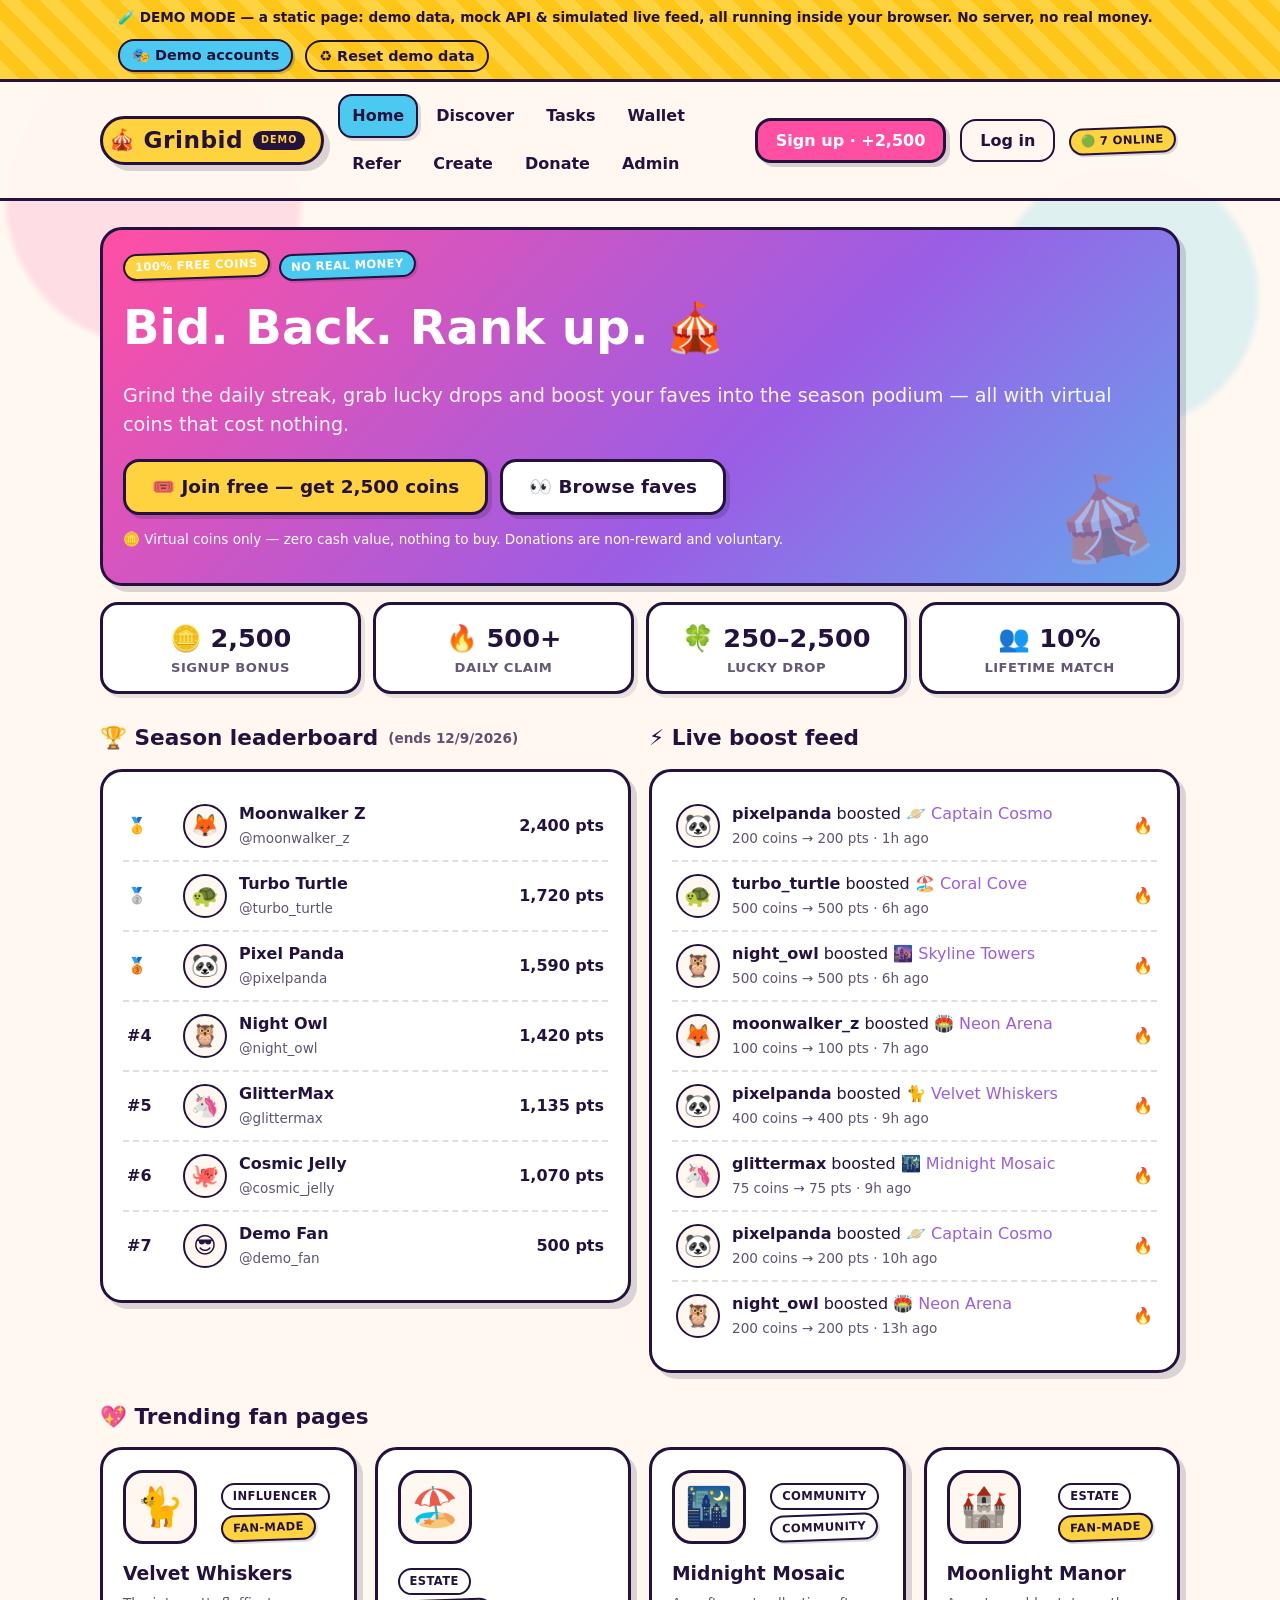
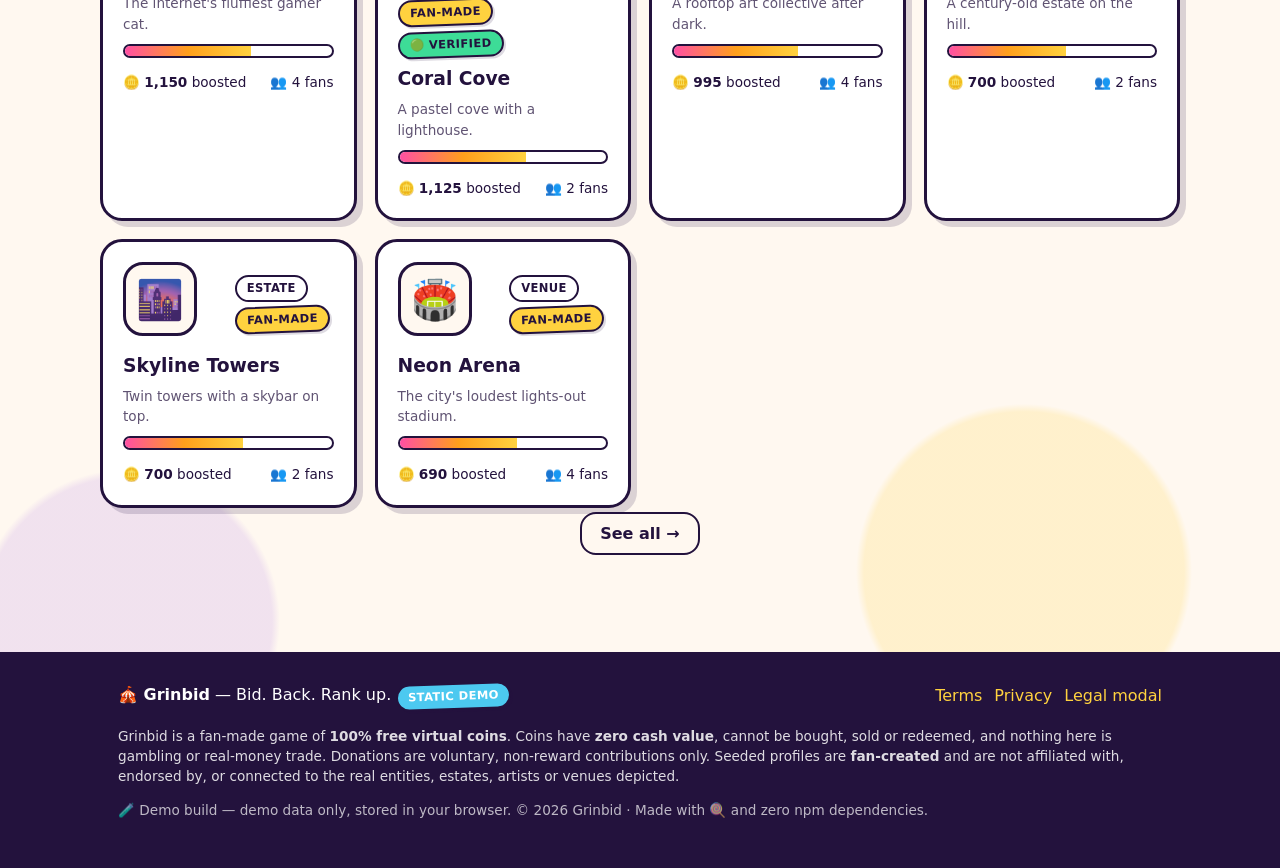
<file: demo/index.html>
<!DOCTYPE html>
<html lang="en">
<head>
  <meta charset="UTF-8">
  <meta name="viewport" content="width=device-width, initial-scale=1.0, viewport-fit=cover">
  <meta name="theme-color" content="#ffd23f">
  <title>Grinbid Demo — Bid. Back. Rank up. (static demo)</title>
  <meta name="description" content="Static demo of Grinbid: a 100% free virtual-coin fan-boost game. Everything runs in your browser on demo data — no server, no real money.">
  <meta name="robots" content="noindex">
  <link rel="icon" href="data:image/svg+xml,<svg xmlns='http://www.w3.org/2000/svg' viewBox='0 0 100 100'><text y='.9em' font-size='90'>🧪</text></svg>">
  <link rel="stylesheet" href="styles.css">
</head>
<body>
  <noscript>
    <div style="max-width:560px;margin:60px auto;padding:20px;border:3px solid #23123d;border-radius:20px;background:#fff8f0">
      <h1>🧪 Grinbid demo needs JavaScript</h1>
      <p>This is a fully client-side static demo — enable JavaScript to explore it. Coins are 100% free virtual coins with zero cash value.</p>
    </div>
  </noscript>
  <div id="app"><p class="center" style="padding:80px 0"><span class="spinner">🎡</span> Warming up the demo carnival…</p></div>

  <!-- demo-data.js : the static demo seed (profiles, tasks, demo users, history)
       demo-api.js : the in-browser mock backend (same routes/economy as the real API)
       app.js      : the SPA (hash routing, 9 screens, modals, confetti, live feed) -->
  <script src="demo-data.js"></script>
  <script src="demo-api.js"></script>
  <script src="app.js"></script>
</body>
</html>
</file>
<file: demo/styles.css>
/* ============================================================
   Grinbid DEMO — playful pop (demo edition of the app theme)
   Bid. Back. Rank up.   100% free virtual coins.
   ============================================================ */

:root {
  --ink: #23123d;
  --paper: #fff8f0;
  --card: #ffffff;
  --pink: #ff4fa3;
  --orange: #ff9f1c;
  --yellow: #ffd23f;
  --mint: #3ddc97;
  --sky: #4cc9f0;
  --purple: #9b5de5;
  --red: #ef476f;
  --line: #23123d;
  --line-w: 3px;
  --radius: 22px;
  --shadow: 6px 6px 0 rgba(35, 18, 61, 0.16);
  --font: 'Baloo 2', 'Trebuchet MS', 'Segoe UI', system-ui, sans-serif;
}

* { box-sizing: border-box; }

html, body {
  margin: 0;
  padding: 0;
  min-height: 100%;
}

body {
  font-family: var(--font);
  color: var(--ink);
  background:
    radial-gradient(circle at 12% 8%, rgba(255, 79, 163, .16) 0 9rem, transparent 9.5rem),
    radial-gradient(circle at 88% 12%, rgba(76, 201, 240, .18) 0 8rem, transparent 8.5rem),
    radial-gradient(circle at 80% 88%, rgba(255, 210, 63, .20) 0 10rem, transparent 10.5rem),
    radial-gradient(circle at 10% 90%, rgba(155, 93, 229, .14) 0 9rem, transparent 9.5rem),
    var(--paper);
  line-height: 1.5;
}

a { color: var(--purple); text-decoration: none; }
a:hover { text-decoration: underline; }

.wrap {
  max-width: 1080px;
  margin: 0 auto;
  padding: 0 18px;
}

/* ---------------- Demo strip ---------------- */
.demo-strip {
  background: repeating-linear-gradient(45deg, #ffd23f, #ffd23f 14px, #ffc61a 14px, #ffc61a 28px);
  border-bottom: var(--line-w) solid var(--line);
  padding: 7px 0;
  font-weight: 700;
}

.demo-strip .btn { padding: 4px 10px; font-size: .8rem; border-width: 2px; box-shadow: 2px 2px 0 rgba(35,18,61,.2); }

.demo-badge {
  background: var(--ink);
  color: var(--yellow);
  font-size: .6rem;
  letter-spacing: 1px;
  text-transform: uppercase;
  border-radius: 999px;
  padding: 2px 8px;
  margin-left: 2px;
}

.sticker.demo-strip-badge {
  background: var(--sky);
  transform: rotate(-2deg);
  display: inline-block;
}

.quick-logins {
  border: 2px dashed var(--line);
  border-radius: 16px;
  padding: 10px 12px;
  margin-bottom: 14px;
  background: #fff;
}
.quick-logins .lbl { font-weight: 800; margin-bottom: 6px; display: block; }
.quick-logins .btn { margin: 2px 4px 2px 0; }

/* ---------------- Header ---------------- */
.topbar {
  position: sticky;
  top: 0;
  z-index: 40;
  background: rgba(255, 248, 240, .92);
  backdrop-filter: blur(8px);
  border-bottom: var(--line-w) solid var(--line);
}

.topbar-inner {
  display: flex;
  align-items: center;
  gap: 14px;
  padding: 12px 0;
  flex-wrap: wrap;
}

.logo {
  font-size: 1.45rem;
  font-weight: 800;
  letter-spacing: .5px;
  display: flex;
  align-items: center;
  gap: 8px;
  color: var(--ink);
  text-decoration: none !important;
  background: var(--yellow);
  border: var(--line-w) solid var(--line);
  border-radius: 999px;
  padding: 4px 16px 4px 6px;
  box-shadow: var(--shadow);
}

.logo .lolly { font-size: 1.3rem; }

.nav {
  display: flex;
  gap: 4px;
  flex: 1;
  flex-wrap: wrap;
}

.nav a {
  color: var(--ink);
  font-weight: 700;
  padding: 8px 12px;
  border-radius: 14px;
  border: 2px solid transparent;
  text-decoration: none !important;
}

.nav a:hover { background: rgba(35, 18, 61, .06); }
.nav a.on {
  background: var(--sky);
  border-color: var(--line);
  box-shadow: 3px 3px 0 rgba(35, 18, 61, .14);
}

.wallet-pill {
  display: flex;
  align-items: center;
  gap: 8px;
  background: var(--mint);
  border: var(--line-w) solid var(--line);
  border-radius: 999px;
  padding: 6px 14px;
  box-shadow: 3px 3px 0 rgba(35, 18, 61, .12);
  font-weight: 800;
  cursor: pointer;
}

.wallet-pill .coin { font-size: 1.15rem; }

.streak-pill {
  background: var(--orange);
  border: var(--line-w) solid var(--line);
  border-radius: 999px;
  padding: 6px 12px;
  font-weight: 800;
  box-shadow: 3px 3px 0 rgba(35, 18, 61, .12);
}

.avatar-chip {
  width: 44px;
  height: 44px;
  border-radius: 50%;
  border: var(--line-w) solid var(--line);
  background: var(--yellow);
  display: grid;
  place-items: center;
  font-size: 1.45rem;
  cursor: pointer;
  box-shadow: 3px 3px 0 rgba(35, 18, 61, .12);
}

.btn {
  font-family: inherit;
  font-size: 1rem;
  font-weight: 800;
  color: var(--ink);
  background: var(--yellow);
  border: var(--line-w) solid var(--line);
  border-radius: 16px;
  padding: 10px 18px;
  cursor: pointer;
  box-shadow: 4px 4px 0 rgba(35, 18, 61, .18);
  transition: transform .06s ease, box-shadow .06s ease;
}

.btn:hover { transform: translate(-1px, -1px); box-shadow: 5px 5px 0 rgba(35, 18, 61, .2); }
.btn:active { transform: translate(3px, 3px); box-shadow: 1px 1px 0 rgba(35, 18, 61, .2); }
.btn:disabled { opacity: .55; cursor: not-allowed; transform: none; }

.btn.pink { background: var(--pink); color: #fff; }
.btn.sky { background: var(--sky); }
.btn.mint { background: var(--mint); }
.btn.purple { background: var(--purple); color: #fff; }
.btn.ghost { background: transparent; box-shadow: none; border-width: 2px; }
.btn.big { font-size: 1.15rem; padding: 14px 26px; }
.btn.small { font-size: .9rem; padding: 6px 12px; }

/* ---------------- Layout ---------------- */
.view { padding: 26px 0 60px; min-height: 60vh; }

.grid {
  display: grid;
  grid-template-columns: repeat(auto-fill, minmax(min(100%, 250px), 1fr));
  gap: 18px;
}

.card {
  background: var(--card);
  border: var(--line-w) solid var(--line);
  border-radius: var(--radius);
  box-shadow: var(--shadow);
  padding: 20px;
  position: relative;
}

.card.hero {
  background: linear-gradient(135deg, var(--pink) 0%, var(--purple) 60%, var(--sky) 120%);
  color: #fff;
  border-color: var(--line);
  overflow: hidden;
}

.card.hero h1 { margin: .2em 0; font-size: clamp(1.9rem, 4vw, 3rem); }
.card.hero .tagline { font-size: 1.2rem; opacity: .95; }

.card.hero::after {
  content: '🎪';
  position: absolute;
  right: 24px;
  bottom: 6px;
  font-size: 5rem;
  opacity: .35;
  transform: rotate(-12deg);
}

.section-title {
  display: flex;
  align-items: center;
  gap: 10px;
  font-size: 1.35rem;
  margin: 28px 0 14px;
  flex-wrap: wrap;
}

.row { display: flex; gap: 12px; align-items: center; flex-wrap: wrap; }
.spread { justify-content: space-between; }
.muted { opacity: .72; font-size: .92rem; }
.small { font-size: .85rem; }
.mt { margin-top: 14px; }
.mb { margin-bottom: 14px; }
.center { text-align: center; }
.right { text-align: right; }

/* ---------------- Profile cards ---------------- */
.profile-card {
  cursor: pointer;
  transition: transform .1s ease;
  text-decoration: none;
  color: var(--ink);
  display: block;
}

.profile-card:hover { transform: translateY(-3px) rotate(-.4deg); }

.profile-emoji {
  width: 74px;
  height: 74px;
  border-radius: 20px;
  border: var(--line-w) solid var(--line);
  display: grid;
  place-items: center;
  font-size: 2.4rem;
  margin-bottom: 10px;
  background: var(--paper);
}

.cat-badge, .sticker {
  display: inline-block;
  font-size: .72rem;
  font-weight: 800;
  letter-spacing: .4px;
  text-transform: uppercase;
  border: 2px solid var(--line);
  border-radius: 999px;
  padding: 3px 10px;
  margin: 2px 4px 2px 0;
}

.sticker { transform: rotate(-2deg); box-shadow: 2px 2px 0 rgba(35,18,61,.15); }
.sticker.fan { background: var(--yellow); }
.sticker.seed { background: var(--sky); }
.sticker.verified { background: var(--mint); }
.sticker.self { background: var(--pink); color: #fff; }

.boost-meter {
  height: 14px;
  border: 2px solid var(--line);
  border-radius: 999px;
  background: #fff;
  overflow: hidden;
  margin-top: 10px;
}

.boost-meter > div {
  height: 100%;
  background: linear-gradient(90deg, var(--pink), var(--orange), var(--yellow));
}

/* ---------------- Lists / rows ---------------- */
.list-row {
  display: flex;
  align-items: center;
  gap: 12px;
  padding: 10px 4px;
  border-bottom: 2px dashed rgba(35, 18, 61, .14);
  flex-wrap: wrap;
}

.list-row:last-child { border-bottom: none; }

.avatar {
  width: 44px;
  height: 44px;
  border-radius: 50%;
  border: 2px solid var(--line);
  display: grid;
  place-items: center;
  font-size: 1.4rem;
  background: var(--paper);
  flex: none;
}

.avatar.big { width: 84px; height: 84px; font-size: 2.6rem; border-width: var(--line-w); }

.tag { font-weight: 800; }

.grow { flex: 1; min-width: 120px; }

/* ---------------- Forms ---------------- */
label.field { display: block; margin-bottom: 12px; font-weight: 700; }
label.field span.lbl { display: block; margin-bottom: 5px; }

input, select, textarea {
  font-family: inherit;
  font-size: 1rem;
  padding: 11px 14px;
  border: var(--line-w) solid var(--line);
  border-radius: 14px;
  background: #fff;
  color: var(--ink);
  width: 100%;
}

input:focus, select:focus, textarea:focus {
  outline: 3px solid var(--sky);
  outline-offset: 1px;
}

textarea { min-height: 110px; resize: vertical; }

code {
  background: var(--paper);
  border: 2px solid var(--line);
  border-radius: 8px;
  padding: 2px 8px;
  font-weight: 800;
}

.emoji-picker {
  display: grid;
  grid-template-columns: repeat(8, 1fr);
  gap: 6px;
}

.emoji-picker button {
  font-size: 1.5rem;
  padding: 8px 0;
  border: 2px solid var(--line);
  border-radius: 12px;
  background: #fff;
  cursor: pointer;
}

.emoji-picker button.sel { background: var(--pink); }

.amount-chips { display: flex; gap: 10px; flex-wrap: wrap; }
.amount-chips button {
  font-weight: 800;
  font-size: 1.05rem;
  border: var(--line-w) solid var(--line);
  border-radius: 14px;
  padding: 10px 16px;
  background: #fff;
  cursor: pointer;
  box-shadow: 3px 3px 0 rgba(35,18,61,.12);
}
.amount-chips button.sel { background: var(--mint); }

/* ---------------- Badges / strip ---------------- */
.notice {
  border: var(--line-w) solid var(--line);
  border-radius: 16px;
  padding: 12px 16px;
  background: var(--yellow);
  font-weight: 600;
  margin: 10px 0;
}

.notice.legal { background: var(--sky); }
.notice.donate { background: var(--orange); }
.notice.danger { background: var(--red); color: #fff; }

.card.danger { background: #ffe3ea; }

.stripe {
  display: grid;
  grid-template-columns: repeat(auto-fit, minmax(min(100%, 160px), 1fr));
  gap: 12px;
  margin-top: 16px;
}

.stat {
  background: #fff;
  border: var(--line-w) solid var(--line);
  border-radius: 18px;
  padding: 14px;
  text-align: center;
  box-shadow: 4px 4px 0 rgba(35,18,61,.1);
}

.stat .n { font-size: 1.6rem; font-weight: 800; }
.stat .l { font-size: .82rem; font-weight: 700; text-transform: uppercase; letter-spacing: .5px; opacity: .7; }

/* ---------------- Task list ---------------- */
.task {
  display: flex;
  gap: 14px;
  align-items: center;
  border: var(--line-w) solid var(--line);
  border-radius: 18px;
  padding: 12px 14px;
  margin-bottom: 10px;
  background: #fff;
}

.task .t-emoji {
  width: 52px;
  height: 52px;
  flex: none;
  display: grid;
  place-items: center;
  font-size: 1.7rem;
  border-radius: 14px;
  border: 2px solid var(--line);
  background: var(--paper);
}

.task.done { background: #f2fef7; border-color: #1c9e6a; }
.task.claimed { opacity: .6; }
.task.locked { filter: grayscale(.8); opacity: .55; }
.task .reward { font-weight: 800; white-space: nowrap; }

/* ---------------- Toast / modal ---------------- */
#toasts {
  position: fixed;
  top: 78px;
  right: 14px;
  z-index: 90;
  display: flex;
  flex-direction: column;
  gap: 10px;
  max-width: min(360px, 90vw);
}

.toast {
  background: var(--ink);
  color: #fff;
  border: 2px solid #fff;
  border-radius: 16px;
  padding: 12px 16px;
  box-shadow: 6px 6px 0 rgba(35,18,61,.25);
  animation: pop-in .25s ease;
}

.toast.good { background: #0f9158; }
.toast.bad { background: #c92c52; }

@keyframes pop-in {
  from { transform: translateY(-12px) scale(.92); opacity: 0; }
  to { transform: none; opacity: 1; }
}

.modal-back {
  position: fixed;
  inset: 0;
  background: rgba(35, 18, 61, .45);
  z-index: 80;
  display: grid;
  place-items: center;
  padding: 16px;
}

.modal {
  background: var(--paper);
  border: var(--line-w) solid var(--line);
  border-radius: 24px;
  box-shadow: 10px 10px 0 rgba(35, 18, 61, .3);
  max-width: 560px;
  width: 100%;
  max-height: 88vh;
  overflow: auto;
  padding: 24px;
  position: relative;
  animation: pop-in .2s ease;
}

.modal h2 { margin-top: 0; }
.modal .close {
  position: absolute;
  top: 12px;
  right: 12px;
  border: 2px solid var(--line);
  background: #fff;
  border-radius: 10px;
  width: 38px;
  height: 38px;
  font-size: 1.1rem;
  cursor: pointer;
}

/* ---------------- Footer ---------------- */
footer.site {
  border-top: var(--line-w) solid var(--line);
  background: var(--ink);
  color: #fff;
  padding: 26px 0 34px;
  margin-top: 30px;
}

footer.site a { color: var(--yellow); }

/* ---------------- Confetti canvas ---------------- */
#confetti {
  position: fixed;
  inset: 0;
  pointer-events: none;
  z-index: 100;
}

/* ---------------- Legal pages ---------------- */
.legal-page {
  max-width: 760px;
  margin: 0 auto;
  padding: 10px 0 50px;
}

.legal-page h1 { font-size: 2rem; }
.legal-page h2 { margin-top: 26px; }
.legal-page .card p { line-height: 1.65; }

/* ---------------- Misc ---------------- */
.spinner { display: inline-block; animation: spin 1s linear infinite; }
@keyframes spin { to { transform: rotate(360deg); } }

.coin { color: var(--orange); }

.two-col { display: grid; grid-template-columns: 1fr 1fr; gap: 18px; }
@media (max-width: 760px) { .two-col { grid-template-columns: 1fr; } }

.countdown { font-variant-numeric: tabular-nums; }

/* ============================================================
   Responsive — phones & tablets
   ============================================================ */

html { -webkit-text-size-adjust: 100%; text-size-adjust: 100%; }

body { overflow-x: clip; }

a, button { -webkit-tap-highlight-color: transparent; }

/* hamburger button — phone/tablet only */
.nav-toggle {
  display: none;
  font-family: inherit;
  font-size: 1.25rem;
  line-height: 1;
  font-weight: 800;
  color: var(--ink);
  background: var(--yellow);
  border: var(--line-w) solid var(--line);
  border-radius: 14px;
  padding: 6px 13px 8px;
  cursor: pointer;
  box-shadow: 3px 3px 0 rgba(35, 18, 61, .18);
  min-width: 48px;
  min-height: 46px;
  transition: transform .06s ease, box-shadow .06s ease;
}
.nav-toggle:active { transform: translate(2px, 2px); box-shadow: 1px 1px 0 rgba(35, 18, 61, .2); }

/* ---- tablets & small screens: collapse nav behind the hamburger ---- */
@media (max-width: 880px) {
  .topbar-inner { gap: 8px 10px; padding: 10px 0; }
  .logo { margin-right: auto; font-size: 1.15rem; padding: 4px 12px 4px 4px; }
  .nav-toggle { display: inline-block; }
  .nav {
    display: none;
    flex: 1 1 100%;
    order: 20;
    flex-direction: column;
    gap: 6px;
    padding-top: 10px;
    border-top: 2px dashed rgba(35, 18, 61, .18);
  }
  .nav.open { display: flex; }
  .nav a {
    padding: 12px 14px;
    font-size: 1.02rem;
    border: 2px solid var(--line);
    background: #fff;
    box-shadow: 3px 3px 0 rgba(35, 18, 61, .1);
  }
  .nav a.on { background: var(--sky); }
  /* account cluster drops to its own line */
  .streak-pill, .wallet-pill, .avatar-chip { order: 10; }
  .topbar-inner .btn { order: 10; }
  .topbar-inner .sticker { order: 10; }
}

/* ---- phones ---- */
@media (max-width: 620px) {
  .wrap { padding: 0 12px; }
  .view { padding: 16px 0 44px; }

  .demo-strip { padding: 8px 0; }
  .demo-strip .row.spread { flex-direction: column; align-items: flex-start; gap: 8px; }
  .demo-strip .btn { margin: 0 4px 2px 0; }

  .card { padding: 16px; border-radius: 18px; }
  .card.hero .btn.big { width: 100%; }

  .section-title { font-size: 1.12rem; margin: 20px 0 10px; }
  .grid { gap: 12px; }

  .btn { padding: 10px 14px; }
  .btn.big { font-size: 1.02rem; padding: 12px 18px; }

  .task { flex-wrap: wrap; }
  .task .reward { margin-left: auto; }

  .quick-logins .btn { flex: 1 1 auto; }

  .emoji-picker { grid-template-columns: repeat(5, 1fr); }

  /* toasts dock to the bottom so they never cover the sticky header */
  #toasts { top: auto; bottom: 12px; left: 10px; right: 10px; max-width: none; }

  .modal-back { padding: 10px; }
  .modal { padding: 18px 16px; max-height: 92vh; border-radius: 20px; }

  #refCode { font-size: clamp(1.15rem, 6vw, 1.7rem); overflow-wrap: anywhere; }

  footer.site .row.spread { flex-direction: column; align-items: flex-start; gap: 8px; }

  .wallet-pill { padding: 5px 10px; }
  .demo-strip .row { gap: 6px; }
}

/* ---- very small phones ---- */
@media (max-width: 380px) {
  .logo { font-size: 1.05rem; }
  .demo-badge { display: none; }
  .streak-pill { display: none; }   /* streak still visible on the Wallet screen */
  .avatar-chip { width: 38px; height: 38px; font-size: 1.2rem; }
}
</file>
